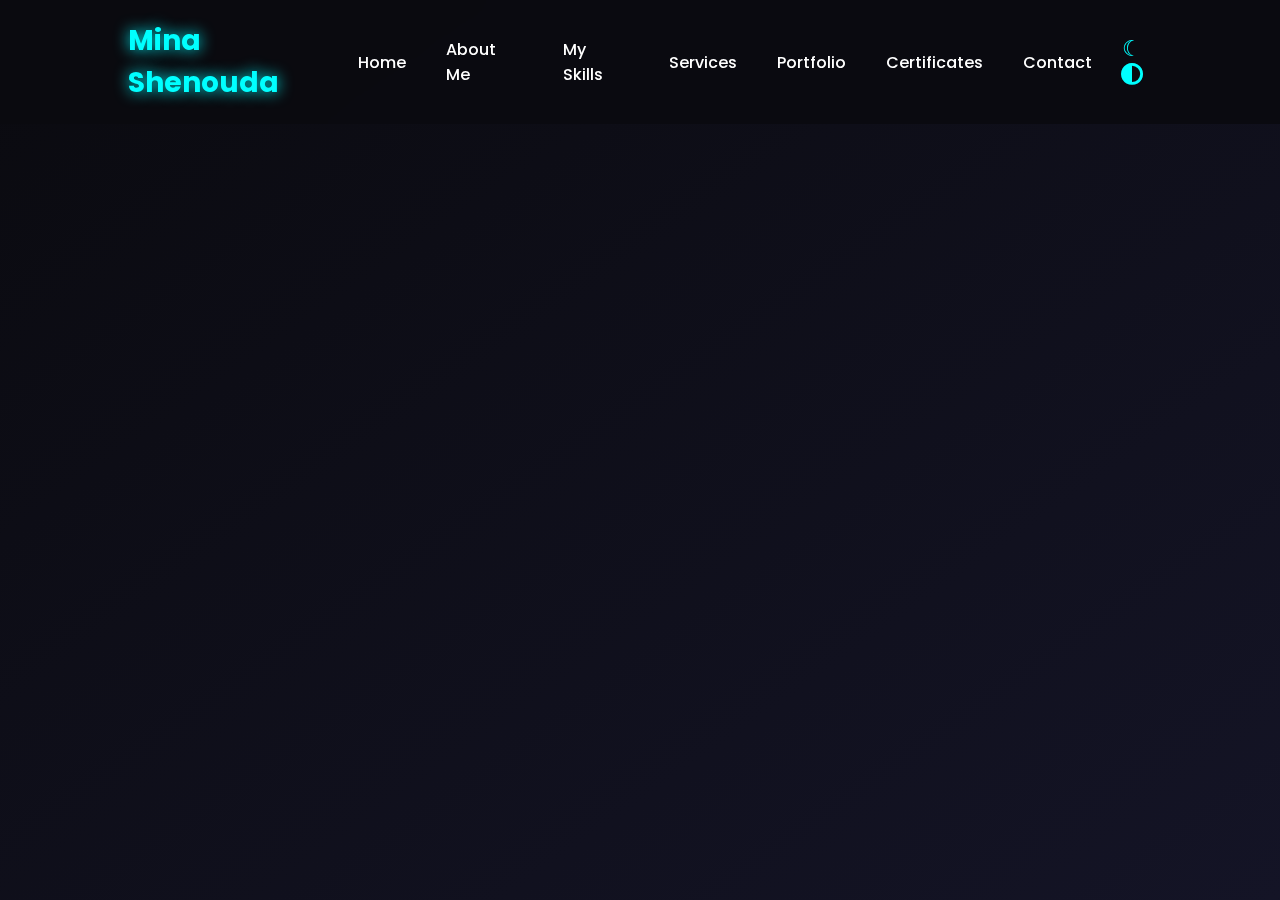
<file: index.html>
<!DOCTYPE html>
<html lang="en">
<head>
  <meta charset="UTF-8" />
  <meta name="viewport" content="width=device-width, initial-scale=1.0" />
  <title>Mina Shenouda</title>
  <link href="https://fonts.googleapis.com/css2?family=Poppins:wght@300;400;600;700;900&display=swap" rel="stylesheet"/>
  <!-- AOS CSS -->
  <link href="https://unpkg.com/aos@2.3.1/dist/aos.css" rel="stylesheet"/>
  <link rel="stylesheet" href="00.css" />
  <link rel="stylesheet" href="https://cdnjs.cloudflare.com/ajax/libs/font-awesome/6.5.0/css/all.min.css"/>

    

</head>
<body>
  <!-- HEADER -->
  <!-- HEADER -->
  <header>
    <div class="logo">Mina Shenouda</div>
    
    <!-- قائمة الكمبيوتر -->
    <nav class="desk-nav">
      <a href="index.html">Home</a>
      <a href="about me.html">About Me</a>
      <a href="my skiils.html">My Skills</a>
      <a href="sevices.html">Services</a>
      <a href="portofolio.html">Portfolio</a>
      <a href="certificates.html">Certificates</a>
      <a href="contact.html">Contact</a>
    </nav>

    <!-- زر القائمة (موبايل) -->
    <button class="menu-toggle">
      <span></span>
      <span></span>
      <span></span>
    </button>

    <!-- زر الثيم -->
     <button class="theme-toggle desk-only"><i class="fas fa-adjust"></i></button>
  </header>

  <!-- قائمة الموبايل -->
  <nav class="mobile-nav">
    <button class="theme-toggle  top"><i class="fas fa-adjust"></i></button>
    <a href="index.html">Home</a>
    <a href="about me.html">About Me</a>
    <a href="my skiils.html">My Skills</a>
    <a href="sevices.html">Services</a>
    <a href="portofolio.html">Portfolio</a>
    <a href="certificates.html">Certificates</a>
    <a href="contact.html">Contact</a>
  </nav>
  <div class="overlay"></div>

  <!-- HERO -->
  <section class="hero" id="home">
    <div class="hero-text">
      <h1>Hi, I'm <span>Mina Shenouda</span></h1>
      <h3>And I'm a <span id="typed"></span></h3>
      <p>A passionate Web Developer creating modern & responsive designs.</p>
      <a href="contact.html" class="btn">Contact Me</a>
      <a href="#" class="btn btn-outline">Download CV</a>
    </div>
  
    <div class="hero-img">
      <img src="WhatsApp Image 2025-09-20 at 16.10.58_4d463ed2.jpg" alt="Profile"/>
    </div>
  </section>

  <!-- AOS JS -->
  <script src="https://unpkg.com/aos@2.3.1/dist/aos.js"></script>
  <script>
    document.addEventListener("DOMContentLoaded", () => {
      // ===== Typed Effect =====
      const phrases = [
        "build responsive websites.",
        "design intuitive interfaces.",
        "turn ideas into products.",
      ];
      const typedEl = document.getElementById("typed");
      let phraseIndex = 0, charIndex = 0, deleting = false;

      function typeEffect() {
        if (!typedEl) return;
        const current = phrases[phraseIndex];
        if (!deleting) {
          typedEl.textContent = current.slice(0, ++charIndex);
          if (charIndex === current.length) {
            deleting = true;
            setTimeout(typeEffect, 1200);
            return;
          }
        } else {
          typedEl.textContent = current.slice(0, --charIndex);
          if (charIndex === 0) {
            deleting = false;
            phraseIndex = (phraseIndex + 1) % phrases.length;
          }
        }
        setTimeout(typeEffect, deleting ? 60 : 90);
      }
      typeEffect();

      // ===== AOS Initialization =====
      AOS.init({ duration: 1000, once: true });

      // ===== القائمة (موبايل) =====
    

      // ===== زر تغيير الثيم =====
      const themeBtn = document.querySelector(".theme-toggle");
      themeBtn.addEventListener("click", () => {
        document.body.classList.toggle("light");
      });
    });
  </script>
  <script src="333.js"></script>
</body>
</html>
</file>
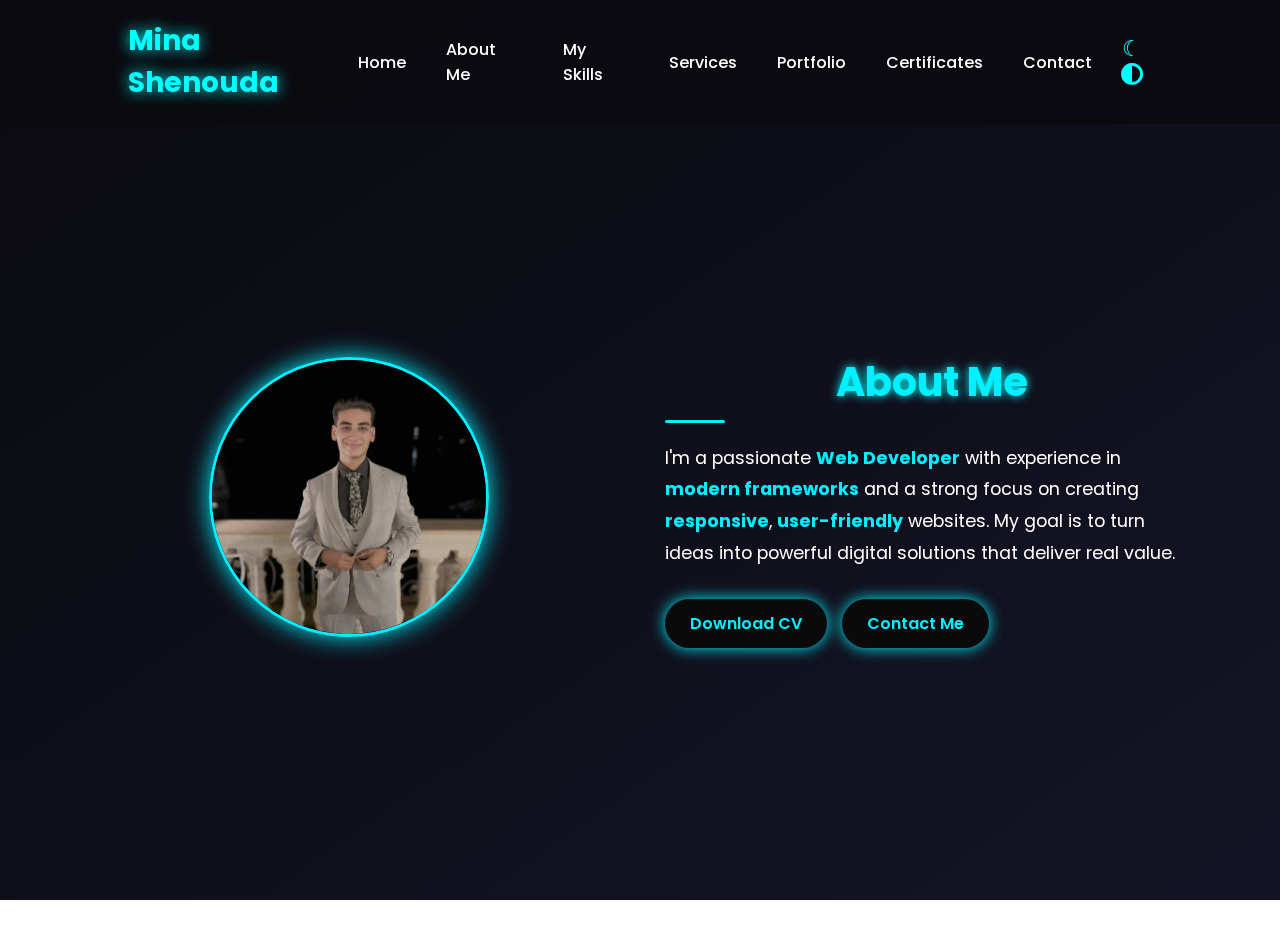
<file: about me.html>
<!DOCTYPE html>
<html lang="en">
<head>
  <meta charset="UTF-8" />
  <meta name="viewport" content="width=device-width, initial-scale=1.0" />
  <title>About Me</title>

  <!-- Google Fonts -->
  <link href="https://fonts.googleapis.com/css2?family=Poppins:wght@300;400;600;700;900&display=swap" rel="stylesheet" />

  <!-- AOS CSS -->
  <link href="https://unpkg.com/aos@2.3.1/dist/aos.css" rel="stylesheet" />

  <!-- FontAwesome -->
  <link rel="stylesheet" href="https://cdnjs.cloudflare.com/ajax/libs/font-awesome/6.5.0/css/all.min.css" />

  <!-- External CSS -->
  <link rel="stylesheet" href="00.css" />

  <style>
    html, body {
      margin : 0;
      padding: 0;
      height: 100%;
      overflow-x: hidden;
    }

    body {
 
      background: #0a0a0a;
      
      font-family: "Poppins", sans-serif;
      margin-bottom: 0 !important;
      padding-bottom: 0 !important;
    }

    .container {
      width: 90%;
      max-width: 1200px;
      margin: auto;
    }

    /* ===== About Section ===== */
    .about-modern {
     
      min-height: 100vh;         /* ملء الشاشة */
      display: flex;
      align-items: center;       /* وسطي رأسي */
      justify-content: center;   /* وسطي أفقي */
      padding: 100px 20px;
      margin-top: 50px;
      margin-bottom: 0;
               /* padding يمين وشمال فقط */
    }

    .about-modern .about-container {
      display: flex;
      flex-wrap: wrap;
      gap: 50px;
      align-items: center;
      justify-content: center;
    }

    /* ===== Image ===== */
    .about-modern .about-img {
      flex: 1;
      text-align: center;
    }
    .about-modern .about-img img {
      width: 280px;
      height: 280px;
      object-fit: cover;
      border-radius: 50%;
      border: 3px solid #00f0ff;
      box-shadow: 0 0 25px #00f0ff;
      transition: 0.3s;
    }
    .about-modern .about-img img:hover {
      transform: scale(1.05);
      box-shadow: 0 0 40px #00f0ff;
    }

    /* ===== Text ===== */
    .about-modern .about-text {
      flex: 1;
      max-width: 600px;
    }
    .about-modern .about-text h2 {
      font-size: 2.5rem;
      color: #00f0ff;
      margin-bottom: 20px;
      position: relative;
    }
    .about-modern .about-text h2::after {
      content: '';
      display: block;
      width: 60px;
      height: 3px;
      background: #00f0ff;
      margin-top: 8px;
      border-radius: 2px;
    }
    .about-modern .about-text p {
      font-size: 1.1rem;
   
      margin-bottom: 30px;
      line-height: 1.8;
    }
    .about-modern .about-text span {
      color: #00f0ff;
      font-weight: bold;
    }

    /* ===== Buttons ===== */
    .about-buttons {
      display: flex;
      gap: 15px;
    }
    .about-buttons a {
      text-decoration: none;
      color: #00f0ff;
      background: #0a0a0a;
      padding: 12px 25px;
      border-radius: 30px;
      font-weight: 600;
      transition: 0.3s;
      box-shadow: 0 0 15px #00f0ff;
    }
    .about-buttons a:hover {
      background: #00f0ff;
      color: #0a0a0a;
    }
  </style>
</head>
<body>

  <!-- HEADER -->
  <header>
    <div class="logo">Mina Shenouda</div>
    
    <!-- قائمة الكمبيوتر -->
    <nav class="desk-nav">
      <a href="index.html">Home</a>
      <a href="about me.html">About Me</a>
      <a href="my skiils.html">My Skills</a>
      <a href="sevices.html">Services</a>
      <a href="portofolio.html">Portfolio</a>
      <a href="certificates.html">Certificates</a>
      <a href="contact.html">Contact</a>
    </nav>

    <!-- زر القائمة (موبايل) -->
    <button class="menu-toggle">
      <span></span>
      <span></span>
      <span></span>
    </button>

    <!-- زر الثيم -->
     <button class="theme-toggle desk-only"><i class="fas fa-adjust"></i></button>
  </header>

  <!-- قائمة الموبايل -->
  <nav class="mobile-nav">
    <button class="theme-toggle  top"><i class="fas fa-adjust"></i></button>
    <a href="index.html">Home</a>
    <a href="about me.html">About Me</a>
    <a href="my skiils.html">My Skills</a>
    <a href="sevices.html">Services</a>
    <a href="portofolio.html">Portfolio</a>
    <a href="certificates.html">Certificates</a>
    <a href="contact.html">Contact</a>
  </nav>
  <div class="overlay"></div>

  <!-- ===== About Me Section ===== -->
  <section class="about-modern">
    <div class="container about-container">
      
      <!-- Image -->
      <div class="about-img" data-aos="fade-right">
        <img src=" WhatsApp Image 2025-08-23 at 21.10.50_421efc52.jpg" alt="Profile Picture">
      </div>
      
      <!-- Text -->
      <div class="about-text" data-aos="fade-left">
        <h2>About Me</h2>
        <p>
          I'm a passionate <span>Web Developer</span> with experience in 
          <span>modern frameworks</span> and a strong focus on creating 
          <span>responsive</span>, <span>user-friendly</span> websites.  
          My goal is to turn ideas into powerful digital solutions that 
          deliver real value.
        </p>

        <!-- Buttons -->
        <div class="about-buttons">
          <a href="your-cv.pdf" download>Download CV</a>
          <a href="contact.html">Contact Me</a>
        </div>
      </div>
    </div>
  </section>

  <!-- AOS Animation Script -->
  <script src="https://unpkg.com/aos@2.3.1/dist/aos.js"></script>
  <script>
    // ===== Menu Toggle =====
    const toggleBtn = document.querySelector(".menu-toggle");
    const navMenu = document.querySelector("nav");
    toggleBtn?.addEventListener("click", () => {
      navMenu.classList.toggle("active");
    });

    // AOS Init
    AOS.init({
      duration: 1000,
      once: true
    });
  </script>

  <!-- External JS -->
  <script src="333.js"></script>
</body>
</html>
</file>
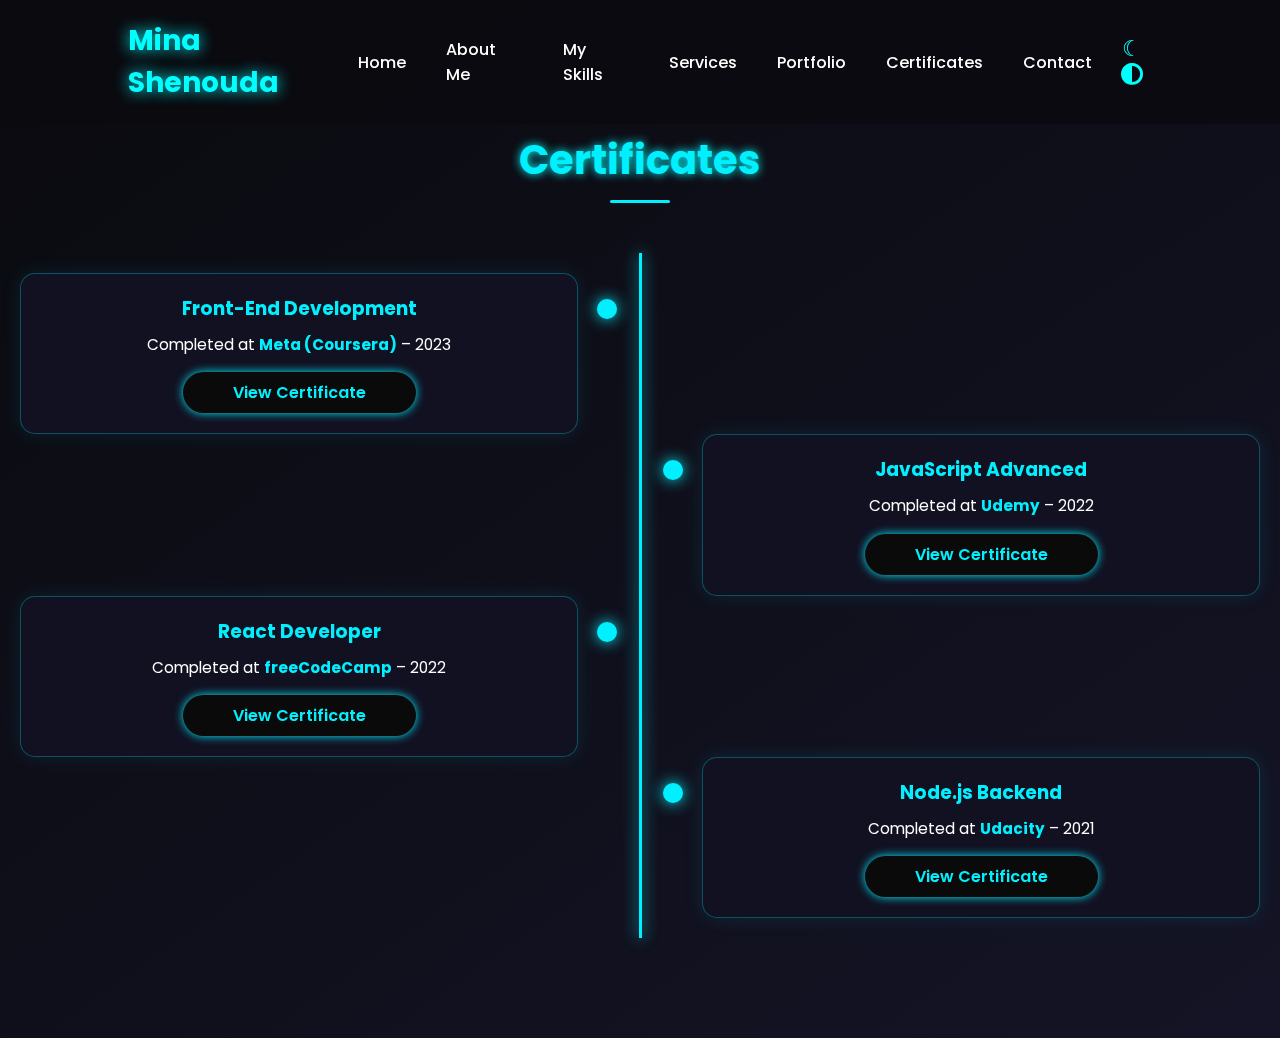
<file: certificates.html>
<!DOCTYPE html>
<html lang="en">
<head>
  <meta charset="UTF-8" />
  <meta name="viewport" content="width=device-width, initial-scale=1.0" />
  <title>Certificates Timeline</title>

 <link
      href="https://fonts.googleapis.com/css2?family=Poppins:wght@300;400;600;700;900&display=swap"
      rel="stylesheet"
    />
    <!-- AOS CSS -->
    <link href="https://unpkg.com/aos@2.3.1/dist/aos.css" rel="stylesheet" />
    <link rel="stylesheet" href="00.css" />
    <link
      rel="stylesheet"
      href="https://cdnjs.cloudflare.com/ajax/libs/font-awesome/6.5.0/css/all.min.css"
    />

 
</head>
<body>
   <!-- HEADER -->
  <header>
    <div class="logo">Mina Shenouda</div>
    
    <!-- قائمة الكمبيوتر -->
    <nav class="desk-nav">
      <a href="index.html">Home</a>
      <a href="about me.html">About Me</a>
      <a href="my skiils.html">My Skills</a>
      <a href="sevices.html">Services</a>
      <a href="portofolio.html">Portfolio</a>
      <a href="certificates.html">Certificates</a>
      <a href="contact.html">Contact</a>
    </nav>

    <!-- زر القائمة (موبايل) -->
    <button class="menu-toggle">
      <span></span>
      <span></span>
      <span></span>
    </button>

    <!-- زر الثيم -->
     <button class="theme-toggle desk-only"><i class="fas fa-adjust"></i></button>
  </header>

  <!-- قائمة الموبايل -->
  <nav class="mobile-nav">
    <button class="theme-toggle  top"><i class="fas fa-adjust"></i></button>
    <a href="index.html">Home</a>
    <a href="about me.html">About Me</a>
    <a href="my skiils.html">My Skills</a>
    <a href="sevices.html">Services</a>
    <a href="portofolio.html">Portfolio</a>
    <a href="certificates.html">Certificates</a>
    <a href="contact.html">Contact</a>
  </nav>
  <div class="overlay"></div>

  <!-- ===== Certificates Section ===== -->
  <section class="certificates">
    <div class="container">
      <h2 style="padding-top: 30px ;">Certificates</h2>
      <div class="timeline">

        <!-- Certificate 1 -->
        <div class="timeline-item left" data-aos="fade-right">
          <h3>Front-End Development</h3>
          <p>Completed at <span>Meta (Coursera)</span> – 2023</p>
          <a href="E:\portofile-milte-page\Course_Certificate_En (5)  CSS & HTML _page-0001.pdf" target="_blank">View Certificate</a>
        </div>

        <!-- Certificate 2 -->
        <div class="timeline-item right" data-aos="fade-left">
          <h3>JavaScript Advanced</h3>
          <p>Completed at <span>Udemy</span> – 2022</p>
          <a href="#" target="_blank">View Certificate</a>
        </div>

        <!-- Certificate 3 -->
        <div class="timeline-item left" data-aos="fade-right">
          <h3>React Developer</h3>
          <p>Completed at <span>freeCodeCamp</span> – 2022</p>
          <a href="#" target="_blank">View Certificate</a>
        </div>

        <!-- Certificate 4 -->
        <div class="timeline-item right" data-aos="fade-left">
          <h3>Node.js Backend</h3>
          <p>Completed at <span>Udacity</span> – 2021</p>
          <a href="#" target="_blank">View Certificate</a>
        </div>

      </div>
    </div>
  </section>

  <!-- AOS Animation in certificate Script -->
  <script src="https://unpkg.com/aos@2.3.1/dist/aos.js"></script>
  <script>
       // ===== Menu Toggle =====
        const toggleBtn = document.querySelector(".menu-toggle");
        const navMenu = document.querySelector("nav");
        toggleBtn?.addEventListener("click", () => {
          navMenu.classList.toggle("active");
        });
    AOS.init({
      duration: 1000,
      once: true
    });
  </script>
  <script src="333.js"></script>
</body>
</html>
</file>
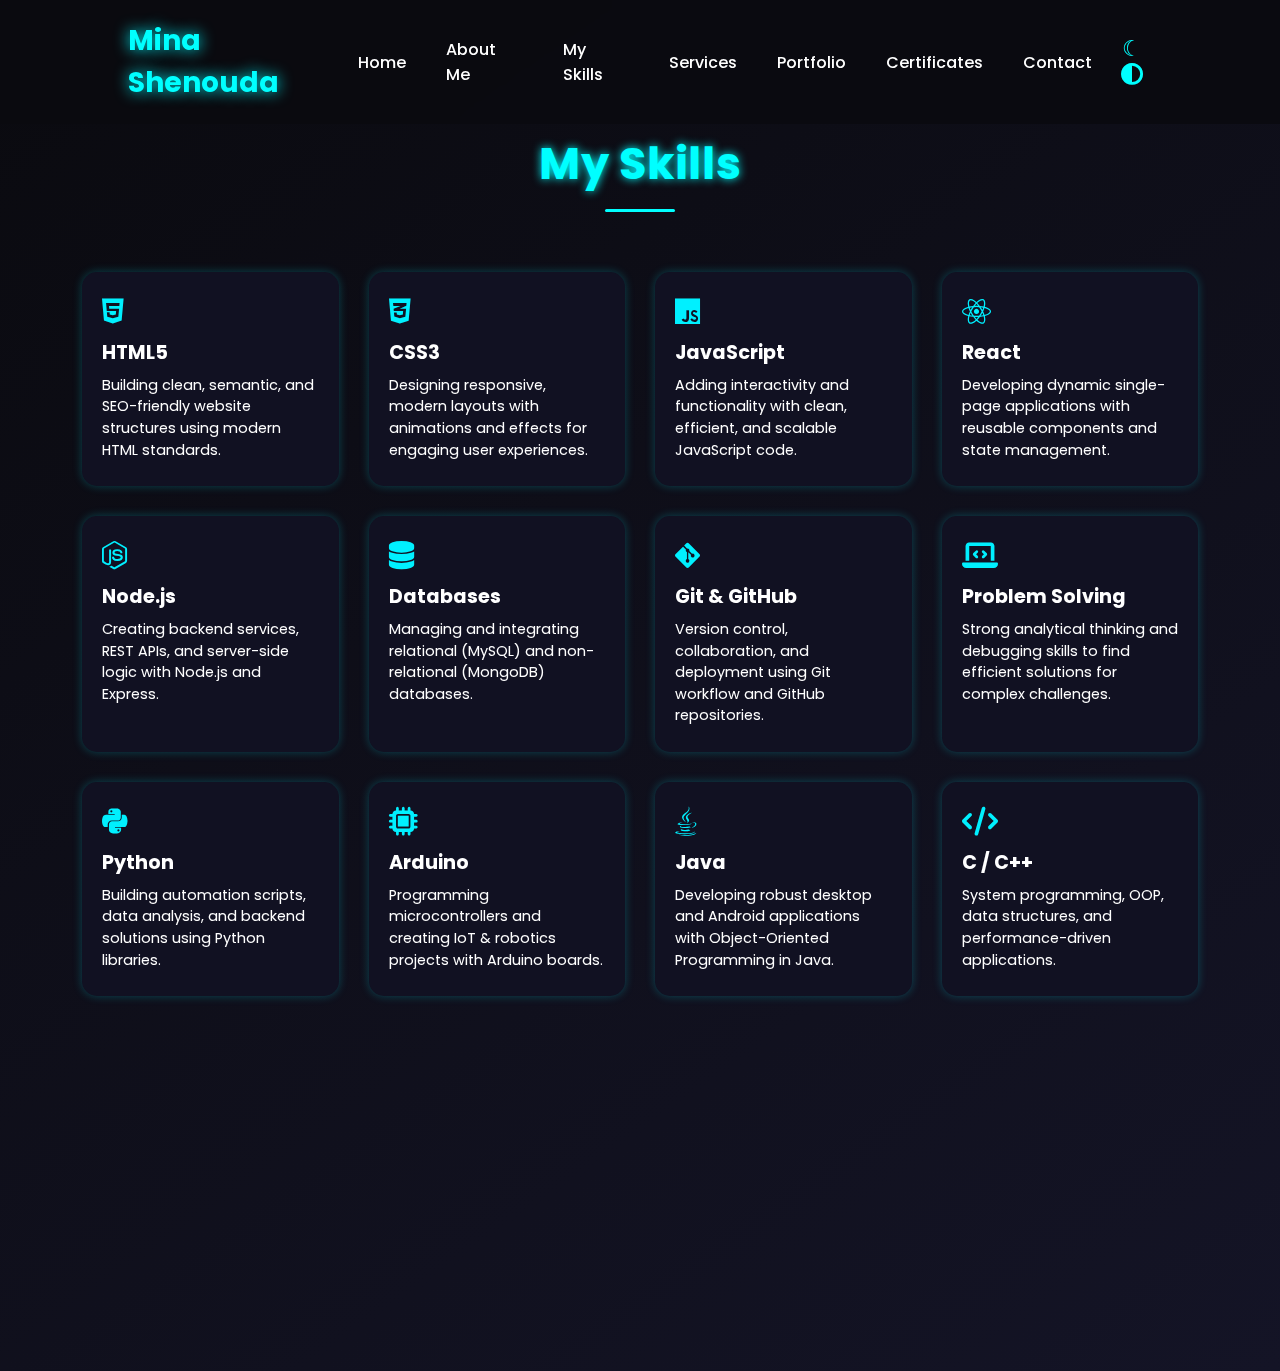
<file: my skiils.html>
<!DOCTYPE html>
<html lang="en">
<head>
  <meta charset="UTF-8" />
  <meta name="viewport" content="width=device-width, initial-scale=1.0" />
  <title>My Skills</title>
 <link
      href="https://fonts.googleapis.com/css2?family=Poppins:wght@300;400;600;700;900&display=swap"
      rel="stylesheet"
    />
    <!-- AOS CSS -->
    <link href="https://unpkg.com/aos@2.3.1/dist/aos.css" rel="stylesheet" />
    <link rel="stylesheet" href="00.css" />
    <link
      rel="stylesheet"
      href="https://cdnjs.cloudflare.com/ajax/libs/font-awesome/6.5.0/css/all.min.css"
    />

  <style>
  

    .container {
      width: 90%;
      max-width: 1200px;
      margin: auto;
    }

    /* ===== Skills Section ===== */
    .skills {
      padding: 130px 20px;
      text-align: center;
    }
    .skills h2 {
      font-size: 2.8rem;
     
      margin-bottom: 60px;
      position: relative;
      display: inline-block;
    }
    .skills h2::after {
      content: '';
      display: block;
      width: 70px;
      height: 3px;
      background:var(--accent); /* لون ديناميكي */
      margin: 12px auto 0;
      border-radius: 2px;
    }
    .skills-grid {
      display: grid;
      grid-template-columns: repeat(auto-fit, minmax(250px, 1fr));
      gap: 30px;
    }
   
    
    .skill-card {
      background:   var(--panel); /* يتغير حسب الثيم */
      border-radius: 15px;
      padding: 25px 20px; /* 🔹 صغرنا الكارد */
      transition: 0.3s;
      box-shadow: 0 0 10px rgba(0,240,255,0.25);
      text-align: left;
    }
    .skill-card:hover {
      transform: translateY(-8px) scale(1.03);
      box-shadow: 0 0 20px #00f0ff;
    }
    .skill-card i {
      font-size: 1.8rem;
      color: #00f0ff;
      margin-bottom: 12px;
    }
    .skill-card h3 {
      font-size: 1.2rem;
      
      margin-bottom: 8px;
    }
    .skill-card p {
      font-size: 0.9rem;
     
      line-height: 1.5;
      margin: 0;
    }
  </style>
</head>
<body>
  <!-- HEADER -->
  <header>
    <div class="logo">Mina Shenouda</div>
    
    <!-- قائمة الكمبيوتر -->
    <nav class="desk-nav">
      <a href="index.html">Home</a>
      <a href="about me.html">About Me</a>
      <a href="my skiils.html">My Skills</a>
      <a href="sevices.html">Services</a>
      <a href="portofolio.html">Portfolio</a>
      <a href="certificates.html">Certificates</a>
      <a href="contact.html">Contact</a>
    </nav>

    <!-- زر القائمة (موبايل) -->
    <button class="menu-toggle">
      <span></span>
      <span></span>
      <span></span>
    </button>

    <!-- زر الثيم -->
     <button class="theme-toggle desk-only"><i class="fas fa-adjust"></i></button>
  </header>

  <!-- قائمة الموبايل -->
  <nav class="mobile-nav">
    <button class="theme-toggle  top"><i class="fas fa-adjust"></i></button>
    <a href="index.html">Home</a>
    <a href="about me.html">About Me</a>
    <a href="my skiils.html">My Skills</a>
    <a href="sevices.html">Services</a>
    <a href="portofolio.html">Portfolio</a>
    <a href="certificates.html">Certificates</a>
    <a href="contact.html">Contact</a>
  </nav>
  <div class="overlay"></div>

  <!-- ===== My Skills Section ===== -->
  <section class="skills">
    <div class="container">
      <h2>My Skills</h2>
      <div class="skills-grid">
        
        <div class="skill-card" data-aos="fade-up">
          <i class="fab fa-html5"></i>
          <h3>HTML5</h3>
          <p>Building clean, semantic, and SEO-friendly website structures using modern HTML standards.</p>
        </div>

        <div class="skill-card" data-aos="fade-up" data-aos-delay="100">
          <i class="fab fa-css3-alt"></i>
          <h3>CSS3</h3>
          <p>Designing responsive, modern layouts with animations and effects for engaging user experiences.</p>
        </div>

        <div class="skill-card" data-aos="fade-up" data-aos-delay="200">
          <i class="fab fa-js"></i>
          <h3>JavaScript</h3>
          <p>Adding interactivity and functionality with clean, efficient, and scalable JavaScript code.</p>
        </div>

        <div class="skill-card" data-aos="fade-up" data-aos-delay="300">
          <i class="fab fa-react"></i>
          <h3>React</h3>
          <p>Developing dynamic single-page applications with reusable components and state management.</p>
        </div>

        <div class="skill-card" data-aos="fade-up" data-aos-delay="400">
          <i class="fab fa-node-js"></i>
          <h3>Node.js</h3>
          <p>Creating backend services, REST APIs, and server-side logic with Node.js and Express.</p>
        </div>

        <div class="skill-card" data-aos="fade-up" data-aos-delay="500">
          <i class="fas fa-database"></i>
          <h3>Databases</h3>
          <p>Managing and integrating relational (MySQL) and non-relational (MongoDB) databases.</p>
        </div>

        <div class="skill-card" data-aos="fade-up" data-aos-delay="600">
          <i class="fab fa-git-alt"></i>
          <h3>Git & GitHub</h3>
          <p>Version control, collaboration, and deployment using Git workflow and GitHub repositories.</p>
        </div>

        <div class="skill-card" data-aos="fade-up" data-aos-delay="700">
          <i class="fas fa-laptop-code"></i>
          <h3>Problem Solving</h3>
          <p>Strong analytical thinking and debugging skills to find efficient solutions for complex challenges.</p>
        </div>

        <!-- ✅ New Skills -->
        <div class="skill-card" data-aos="fade-up" data-aos-delay="800">
          <i class="fab fa-python"></i>
          <h3>Python</h3>
          <p>Building automation scripts, data analysis, and backend solutions using Python libraries.</p>
        </div>

        <div class="skill-card" data-aos="fade-up" data-aos-delay="900">
          <i class="fas fa-microchip"></i>
          <h3>Arduino</h3>
          <p>Programming microcontrollers and creating IoT & robotics projects with Arduino boards.</p>
        </div>

        <div class="skill-card" data-aos="fade-up" data-aos-delay="1000">
          <i class="fab fa-java"></i>
          <h3>Java</h3>
          <p>Developing robust desktop and Android applications with Object-Oriented Programming in Java.</p>
        </div>

        <!-- 🔹 دمج C و C++ -->
        <div class="skill-card" data-aos="fade-up" data-aos-delay="1100">
          <i class="fas fa-code"></i>
          <h3>C / C++</h3>
          <p>System programming, OOP, data structures, and performance-driven applications.</p>
        </div>

        <div class="skill-card" data-aos="fade-up" data-aos-delay="1200">
          <i class="fab fa-php"></i>
          <h3>PHP</h3>
          <p>Developing dynamic websites and server-side applications using PHP and frameworks like Laravel.</p>
        </div>

        <div class="skill-card" data-aos="fade-up" data-aos-delay="1300">
          <i class="fas fa-mobile-alt"></i>
          <h3>Kotlin</h3>
          <p>Building modern, efficient Android applications with Kotlin for seamless mobile experiences.</p>
        </div>

        <div class="skill-card" data-aos="fade-up" data-aos-delay="1400">
          <i class="fas fa-hashtag"></i>
          <h3>C#</h3>
          <p>Developing desktop, web, and game applications with .NET and Unity using C# programming.</p>
        </div>

        <!-- 🔹 Digital Marketing -->
        <div class="skill-card" data-aos="fade-up" data-aos-delay="1500">
          <i class="fas fa-bullhorn"></i>
          <h3>Digital Marketing</h3>
          <p>Managing social media campaigns, SEO, and online ads to boost brand visibility and engagement.</p>
        </div>

      </div>
    </div>
  </section>

    <!-- استدعاء مكتبة AOS CSS -->
    <link rel="stylesheet" href="https://unpkg.com/aos@2.3.1/dist/aos.css" />

    <!-- استدعاء مكتبة AOS JS -->
    <script src="https://unpkg.com/aos@2.3.1/dist/aos.js"></script>

    <script>
      document.addEventListener("DOMContentLoaded", () => {
        // ===== Menu Toggle =====
        const toggleBtn = document.querySelector(".menu-toggle");
        const navMenu = document.querySelector("nav");
        toggleBtn?.addEventListener("click", () => {
          navMenu.classList.toggle("active");
        });

        

        // ===== Typed Effect =====
        const phrases = [
          "build responsive websites.",
          "design intuitive interfaces.",
          "turn ideas into products.",
        ];
        const typedEl = document.getElementById("typed");
        let phraseIndex = 0,
          charIndex = 0,
          deleting = false;

        function typeEffect() {
          if (!typedEl) return;
          const current = phrases[phraseIndex];
          if (!deleting) {
            typedEl.textContent = current.slice(0, ++charIndex);
            if (charIndex === current.length) {
              deleting = true;
              setTimeout(typeEffect, 1200);
              return;
            }
          } else {
            typedEl.textContent = current.slice(0, --charIndex);
            if (charIndex === 0) {
              deleting = false;
              phraseIndex = (phraseIndex + 1) % phrases.length;
            }
          }
          setTimeout(typeEffect, deleting ? 60 : 90);
        }
        typeEffect(); // يبدأ التأثير مباشرة بعد DOMContentLoaded

        // ===== Scroll Animations =====
        const scrollElements = document.querySelectorAll(
          ".card, .cardP, .hero-text, .hero-img"
        );
        const observer = new IntersectionObserver(
          (entries, observer) => {
            entries.forEach((entry) => {
              if (entry.isIntersecting) {
                entry.target.classList.add("show");
                observer.unobserve(entry.target);
              }
            });
          },
          { threshold: 0.1 }
        );
        scrollElements.forEach((el) => observer.observe(el));

        // ===== AOS Initialization =====
        AOS.init({
          duration: 1000,
          once: true,
        });
      });
    </script>
  <script src="333.js"></script>
</body>
</html>
</file>
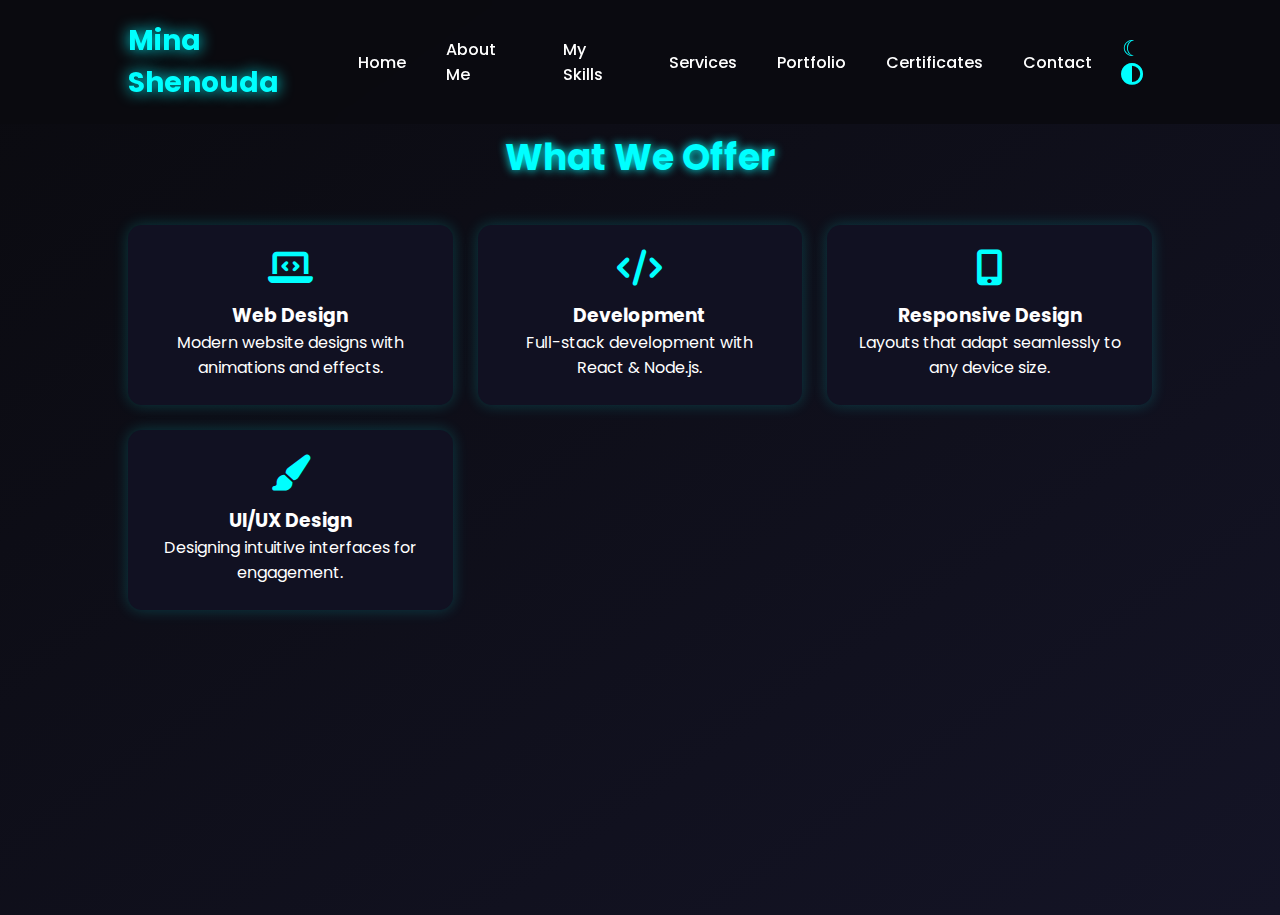
<file: sevices.html>
<!DOCTYPE html>
<html lang="en">
<head>
  <meta charset="UTF-8">
  <meta name="viewport" content="width=device-width, initial-scale=1.0">
  <title>Document</title>
  <link
    href="https://fonts.googleapis.com/css2?family=Poppins:wght@300;400;600;700;900&display=swap"
    rel="stylesheet"
  />
  <!-- AOS CSS -->
  <link href="https://unpkg.com/aos@2.3.1/dist/aos.css" rel="stylesheet" />
  <link rel="stylesheet" href="00.css" />
  <link
    rel="stylesheet"
    href="https://cdnjs.cloudflare.com/ajax/libs/font-awesome/6.5.0/css/all.min.css"
  />
  
  

  <style>
    /* ===== Animation Keyframes ===== */
    @keyframes zoomFade {
      from {
        opacity: 0;
        transform: scale(0.5) translateY(40px);
      }
      to {
        opacity: 1;
        transform: scale(1) translateY(0);
      }
    }

    /* ===== Initial State ===== */
   

    /* ===== Appear Animation ===== */
    .card.show {
      animation: zoomFade 0.8s ease forwards;
    }

    

  </style>
</head>
<body>
  <!-- HEADER -->
  <header>
    <div class="logo">Mina Shenouda</div>
    
    <!-- قائمة الكمبيوتر -->
    <nav class="desk-nav">
      <a href="index.html">Home</a>
      <a href="about me.html">About Me</a>
      <a href="my skiils.html">My Skills</a>
      <a href="sevices.html">Services</a>
      <a href="portofolio.html">Portfolio</a>
      <a href="certificates.html">Certificates</a>
      <a href="contact.html">Contact</a>
    </nav>

    <!-- زر القائمة (موبايل) -->
    <button class="menu-toggle">
      <span></span>
      <span></span>
      <span></span>
    </button>

    <!-- زر الثيم -->
     <button class="theme-toggle desk-only"><i class="fas fa-adjust"></i></button>
  </header>

  <!-- قائمة الموبايل -->
  <nav class="mobile-nav">
    <button class="theme-toggle  top"><i class="fas fa-adjust"></i></button>
    <a href="index.html">Home</a>
    <a href="about me.html">About Me</a>
    <a href="my skiils.html">My Skills</a>
    <a href="sevices.html">Services</a>
    <a href="portofolio.html">Portfolio</a>
    <a href="certificates.html">Certificates</a>
    <a href="contact.html">Contact</a>
  </nav>
  <div class="overlay"></div>

  <!-- SERVICES -->
  <section id="services">
    <h2 style="padding-top: 30px;">What We Offer</h2>
    <div class="services">
      <div class="card">
        <i class="fas fa-laptop-code"></i>
        <h3>Web Design</h3>
        <p>Modern website designs with animations and effects.</p>
      </div>
      <div class="card">
        <i class="fas fa-code"></i>
        <h3>Development</h3>
        <p>Full-stack development with React & Node.js.</p>
      </div>
      <div class="card">
        <i class="fas fa-mobile-alt"></i>
        <h3>Responsive Design</h3>
        <p>Layouts that adapt seamlessly to any device size.</p>
      </div>
      <div class="card">
        <i class="fas fa-paint-brush"></i>
        <h3>UI/UX Design</h3>
        <p>Designing intuitive interfaces for engagement.</p>
      </div>
      <div class="card">
        <i class="fas fa-bullhorn"></i>
        <h3>Digital Marketing</h3>
        <p>Promoting your brand online through SEO and social media.</p>
      </div>
      <div class="card">
        <i class="fas fa-headset"></i>
        <h3>Support</h3>
        <p>24/7 support to keep your website running smoothly.</p>
      </div>
      <div class="card">
        <i class="fas fa-mobile-screen-button"></i>
        <h3>Mobile App Development</h3>
        <p>Creating mobile apps for iOS and Android.</p>
      </div>
      <div class="card">
        <i class="fas fa-microchip"></i>
        <h3>IoT Solutions</h3>
        <p>Smart devices and IoT technology integration.</p>
      </div>
    </div>
  </section>

  <!-- AOS -->
  <script src="https://unpkg.com/aos@2.3.1/dist/aos.js"></script>

  <script>
    document.addEventListener("DOMContentLoaded", () => {
      // ===== Menu Toggle =====
      const toggleBtn = document.querySelector(".menu-toggle");
      const navMenu = document.querySelector("nav");
      toggleBtn?.addEventListener("click", () => {
        navMenu.classList.toggle("active");
      });

      // ===== Typed Effect =====
      const phrases = [
        "build responsive websites.",
        "design intuitive interfaces.",
        "turn ideas into products.",
      ];
      const typedEl = document.getElementById("typed");
      let phraseIndex = 0,
        charIndex = 0,
        deleting = false;

      function typeEffect() {
        if (!typedEl) return;
        const current = phrases[phraseIndex];
        if (!deleting) {
          typedEl.textContent = current.slice(0, ++charIndex);
          if (charIndex === current.length) {
            deleting = true;
            setTimeout(typeEffect, 1200);
            return;
          }
        } else {
          typedEl.textContent = current.slice(0, --charIndex);
          if (charIndex === 0) {
            deleting = false;
            phraseIndex = (phraseIndex + 1) % phrases.length;
          }
        }
        setTimeout(typeEffect, deleting ? 60 : 90);
      }
      typeEffect();

      // ===== Scroll Animations =====
      const cards = document.querySelectorAll(".card");
      const observer = new IntersectionObserver(
        (entries, observer) => {
          entries.forEach((entry, i) => {
            if (entry.isIntersecting) {
              setTimeout(() => {
                entry.target.classList.add("show");
              }, i * 200); // Delay لكل كارت
              observer.unobserve(entry.target);
            }
          });
        },
        { threshold: 0.1 }
      );
      cards.forEach((el) => observer.observe(el));

      // ===== AOS Initialization =====
      AOS.init({
        duration: 1000,
        once: true,
      });
    });
  </script>

  <script src="333.js"></script>
</body>
</html>
</file>
<file: 00.css>
:root {
  --bg-start: #0a0a0f;
  --bg-end: #141426;
  --panel: #111122;
  --accent: #0ff;   /* أخضر نيون ثابت */
  --muted: #9aa0a6;
  --text: #fff;
}

/* الوضع الداكن */
[data-theme="dark"] {
  --bg-start: #0a0a0f;
  --bg-end: #141426;
  --panel: #111122;
  --text: #fff;
  --accent: #0ff;
}

/* الوضع الفاتح */
[data-theme="light"] {
  --bg-start: #f9f9ff;
  --bg-end: #e0e0ff;
  --panel: #fff;
  --text: #000000 !important; /* النص غامق عشان يبان */
  --accent: #0ff;
}

/* ===== Global ===== */
* {
  margin: 0;
  padding: 0;
  box-sizing: border-box;
}


body {
  font-family: "Poppins", sans-serif;
  background: linear-gradient(145deg, var(--bg-start), var(--bg-end));
  color: var(--text);
  overflow-x: hidden;
  scroll-behavior: smooth;
  transition: background 0.5s ease, color 0.5s ease;
}

/* ===== HEADER ===== */
header {
  width: 100%;
  padding: 20px 10%;
  display: flex;
  justify-content: space-between;
  align-items: center;
  position: fixed;
  top: 0;
  left: 0;
  background: rgba(10, 10, 15, 0.9);
  backdrop-filter: blur(10px);
  z-index: 1000;
  animation: slideDown 1s ease forwards;
}

/* حركة نزول الهيدر */
@keyframes slideDown {
  from { transform: translateY(-20px); opacity: 0; }
  to { transform: translateY(0); opacity: 1; }
}

.logo {
  font-size: 28px;
  font-weight: 700;
  color: var(--accent);
  text-shadow: 0 0 15px var(--accent);
}

nav {
  display: flex;
  gap: 40px !important;
  align-items: center;
}

nav a {
  text-decoration: none;
  color: var(--text) !important;
  font-weight: 500;
  position: relative;
  transition: 0.3s;
}

nav a::after {
  content: "";
  position: absolute;
  left: 0;
  bottom: -6px;
  width: 0%;
  height: 2px;
  background: var(--accent);
  box-shadow: 0 0 8px var(--accent);
  transition: 0.3s;
}

nav a:hover::after {
  width: 100%;
}

nav a:hover {
  color: var(--accent);
}



/* زر تغيير الثيم */
.theme-toggle {
  font-size: 22px;
  margin-left: 20px;
  color: var(--accent);
  cursor: pointer;
  background: none;
  border: none;
  width: 40px;
}



/* ===== HERO ===== */
.hero {
  min-height: 100vh;
  display: flex;
  align-items: center;
  justify-content: space-between;
  padding: 0 10%;
  padding-top: 160px;
  overflow: hidden;
  flex-wrap: wrap;
 
}
.hero-text {
 
  max-width: 650px;
  opacity: 0;
  transform: translateY(40px);
  animation: fadeSlideUp 1.2s ease forwards 0.5s;
}
.hero-text h1 {
  font-size: 56px;
  font-weight: 900;
  line-height: 1.2;
}
.hero-text h1 span {
  color: var(--accent);
  text-shadow: 0 0 15px var(--accent);
}
.hero-text h3 {
  font-size: 28px;
  margin: 15px 0;
  color: var(--muted);
}
.hero-text #typed {
  color: var(--accent);
  text-shadow: 0 0 10px var(--accent);
}
.hero-text p {
  margin: 20px 0;
  font-size: 18px;
  color: var(--muted) ;
}
.btn {
  display: inline-block;
  padding: 12px 28px;
  margin-top: 20px;
  border-radius: 30px;
  background: var(--accent);
  color: #000;
  font-weight: 600;
  text-decoration: none;
  box-shadow: 0 0 20px var(--accent);
  transition: 0.3s;
}
.btn:hover {
  transform: translateY(-3px) scale(1.05);
}
.btn-outline {
  background: transparent;
  color: var(--accent);
  border: 2px solid var(--accent);
  margin-left: 10px;
}
.btn-outline:hover {
  background: var(--accent);
  color: #000;
}

.hero-img {
  width: 300px;
  height: 340px;
  clip-path: polygon(25% 6.7%, 75% 6.7%, 100% 50%, 75% 93.3%, 25% 93.3%, 0% 50%);
  background: var(--accent);
  box-shadow: 0 0 30px var(--accent);
  overflow: hidden;
  opacity: 0;
  transform: scale(0.5) rotate(-10deg);
  animation: zoomRotate 2s ease forwards 1.5s, floatHex 4s ease-in-out infinite;
}
.hero-img img {
  width: 100%;
  height: 100%;
  object-fit: cover;
  transition: transform 2s ease;
}
.hero-img:hover img {
  transform: translateY(-20px);
}

@keyframes floatHex {
  0%, 100% { transform: translateY(0); }
  50% { transform: translateY(-12px); }
}
@keyframes fadeSlideUp {
  to { opacity: 1; transform: translateY(0); }
}
@keyframes zoomRotate {
  to { opacity: 1; transform: scale(1) rotate(0deg); }
}

/* ===== SECTIONS ===== */
section {
  padding: 100px 10%;
}
section h2 {
  font-size: 36px;
  text-align: center;
  margin-bottom: 40px;
  color: var(--accent);
  text-shadow: 0 0 10px var(--accent);
}

/* ===== SERVICES ===== */
.services {
  display: grid;
  grid-template-columns: repeat(auto-fit, minmax(250px, 1fr));
  gap: 25px;
  justify-content: center;
}
.services .card {
  background: var(--panel);
  padding: 25px;

  border-radius: 14px;
  box-shadow: 0 0 15px rgba(0, 255, 255, 0.2);
  transition: 0.4s;
  text-align: center;
  opacity: 0;
  transform: translateY(30px);
}
.services .card.show {
  opacity: 1;
  transform: translateY(0);
}
.services .card:hover {
  transform: translateY(-10px) scale(1.05);
  box-shadow: 0 0 25px rgba(0, 255, 255, 0.6);
}
.services .card i {
  margin-bottom: 15px;
  font-size: 36px;
  color: var(--accent);
}

/* ===== PORTFOLIO ===== */
.grid {
  display: grid;
  grid-template-columns: repeat(auto-fit, minmax(280px, 1fr));
  gap: 40px;
}
.cardP {
  position: relative;
  background: var(--panel);
  border-radius: 18px;
  overflow: hidden;
  min-height: 250px;
  box-shadow: 0 6px 20px rgba(0, 0, 0, 0.5);
  cursor: pointer;
  opacity: 0;
  transform: translateY(40px);
  transition: transform 0.5s, opacity 0.5s;
}
.cardP.show {
  opacity: 1;
  transform: translateY(0);
}
.cardP img {
  width: 100%;
  height: 100%;
  object-fit: cover;
  filter: brightness(0.56) contrast(0.9);
  transition: transform 0.5s, filter 0.35s;
}
.overlay {
  position: absolute;
  inset: 0;
  display: flex;
  flex-direction: column;
  justify-content: center;
  align-items: center;
  padding: 28px;
  text-align: center;
  color: #fff;
  opacity: 0;
  transform: translateY(8px) scale(0.98);
  transition: opacity 0.32s, transform 0.32s;
  pointer-events: none;
  background: linear-gradient(transparent, rgba(0, 255, 255, 0.6));
}
.cardP:hover img {
  transform: scale(1.06);
  filter: brightness(0.36) contrast(1.03);
}
.cardP:hover .overlay {
  opacity: 1;
  transform: translateY(0) scale(1);
  pointer-events: auto;
}

/* ===== BADGE ===== */
.badge {
  position: absolute;
  bottom: 14px;
  left: 50%;
  transform: translateX(-50%);
  background: rgba(0, 255, 255, 0.1);
  border: 1px solid var(--accent);
  padding: 8px 16px;
  border-radius: 20px;
  color: var(--accent);
  font-size: 14px;
  display: flex;
  align-items: center;
  gap: 8px;
  opacity: 0;
  transition: 0.3s;
  pointer-events: none;
}
.cardP:hover .badge {
  opacity: 1;
  pointer-events: auto;
  bottom: 24px;
}
.badge a {
  text-decoration: none;
  color: var(--accent);
  font-weight: 600;
}

/* ===== CONTACT ===== */

/* ===== Sticky Footer Fix ===== */

.contact-container {
  display: flex;
  justify-content: center;
  align-items: center;
  padding: 80px 10%;
  margin-top: 50px;
}
.contact-card {
  background: var(--panel);
  border-radius: 25px;
  padding: 50px 40px;
  max-width: 600px;
  width: 100%;
  box-shadow: 0 0 40px var(--accent);
  display: flex;
  flex-direction: column;
  gap: 25px;
  position: relative;
  transition: 0.5s;
}
.contact-card::before {
  content: "";
  position: absolute;
  top: -5px;
  left: -5px;
  right: -5px;
  bottom: -5px;
  border-radius: 25px;
  background-color:var(--panel);
  background-size: 300% 300%;
  animation: glow 8s linear infinite;
  z-index: -1;
  filter: blur(20px);
}
@keyframes glow {
  0% { background-position: 0 0; }
  50% { background-position: 300% 0; }
  100% { background-position: 0 0; }
}
.contact-card h2 {
  text-align: center;
  color: var(--accent);
  text-shadow: 0 0 15px var(--accent);
  margin-bottom: 20px;
  font-size: 32px;
}
.contact-card input,
.contact-card textarea {
  width: 100%;
  padding: 15px 20px;
  border-radius: 12px;
  border: none;
  background: #1a1a2a;
  color: var(--text);
  font-size: 16px;
  outline: none;
  transition: 0.3s;
}
.contact-card input:focus,
.contact-card textarea:focus {
  box-shadow: 0 0 12px var(--accent);
}
.contact-card textarea {
  resize: none;
  min-height: 120px;
}
.contact-card button {
  padding: 15px 25px;
  border-radius: 30px;
  border: none;
  background: #000;
  color: var(--accent);
  font-weight: 600;
  font-size: 16px;
  cursor: pointer;
  transition: 0.3s;
  box-shadow: 0 0 20px var(--accent);
}
.contact-card button:hover {
  transform: scale(1.02);
  box-shadow: 0 0 30px var(--accent);
  background: var(--accent);
  color: #000;
}

.socials {
  display: flex;
  justify-content: center;
   gap: 10px;
  margin-top: 15px;
}
.socials a {
  width: 38px;
  height: 38px;
  border-radius: 50%;
  display: flex;
  align-items: center;
  justify-content: center;
  border: 2px solid var(--accent);
  color: var(--accent);
  font-size: 20px;
  transition: 0.3s;
  text-decoration: none;
}
.socials a:hover {
  transform: scale(1.2);
  background: var(--accent);
  color: #000;
}

footer {
  text-align: center;
  padding: 20px;
  background: #0a0a0f;
  color: #666;
  font-size: 14px;
  margin-top: 40px; /* مسافة فوق الفوتر */
}






 
/* ===== Skills Bars ===== */
.skills-bars {
  display: flex;
  flex-direction: column;
  gap: 20px;
  margin-bottom: 30px;
}
.skill-bar span {
  font-size: 1rem;
  margin-bottom: 5px;
  display: flex;
  justify-content: space-between;
}
.progress {
  background: rgba(0, 255, 255, 0.1);
  border-radius: 30px;
  overflow: hidden;
  height: 14px;
  position: relative;
}
.progress div {
  height: 100%;
  background: var(--accent);
  box-shadow: 0 0 15px var(--accent);
  border-radius: 30px;
  position: relative;
}
.progress div::after {
  content: attr(data-percent);
  position: absolute;
  right: 10px;
  top: -25px;
  font-size: 0.9rem;
  color: var(--accent);
  font-weight: 600;
}

/* ===== About Buttons ===== */
.about-buttons {
  display: flex;
  gap: 15px;
}
.about-buttons a {
  text-decoration: none;
  color: var(--accent);
  background: #0a0a0a;
  padding: 12px 25px;
  border-radius: 30px;
  font-weight: 600;
  transition: 0.3s;
  box-shadow: 0 0 15px var(--accent);
}
.about-buttons a:hover {
  background: var(--accent);
  color: #0a0a0a;
}

/* ===== Certificates Section ===== */
    .certificates {
      padding: 100px 20px;
      text-align: center;
      position: relative;
    }
    .certificates h2 {
      font-size: 2.5rem;
      color: #00f0ff;
      margin-bottom: 50px;
      position: relative;
    }
    .certificates h2::after {
      content: '';
      display: block;
      width: 60px;
      height: 3px;
      background: #00f0ff;
      margin: 10px auto 0;
      border-radius: 2px;
    }

    /* ===== Timeline ===== */
    .timeline {
      position: relative;
      margin: 0 auto;
      padding: 20px 0;
    }
    .timeline::after {
      content: '';
      position: absolute;
      width: 3px;
      background: #00f0ff;
      top: 0;
      bottom: 0;
      left: 50%;
      margin-left: -1.5px;
      box-shadow: 0 0 15px #00f0ff;
    }

    .timeline-item {
      padding: 20px 10px;
      position: relative;
      background:var(--panel);
      border: 1px solid rgba(0, 240, 255, 0.3);
      border-radius: 15px;
      width: 45%;
      box-shadow: 0 0 20px rgba(0, 240, 255, 0.1);
      transition: 0.3s;
    }
    .timeline-item:hover {
      transform: translateY(-5px);
      box-shadow: 0 0 30px rgba(0, 240, 255, 0.4);
    }

    .timeline-item h3 {
      color: #00f0ff;
      margin-bottom: 10px;
    }
    .timeline-item p {
      font-size: 0.95rem;
      margin-bottom: 15px;
      line-height: 1.6;
    }
    .timeline-item span {
      font-weight: bold;
      color: #00f0ff;
    }
    .timeline-item a {
      display: inline-block;
      text-decoration: none;
      background:#0a0a0a;
      color:#00f0ff;
      padding: 8px 50px;
      border-radius: 25px;
      font-weight: 600;
      transition: 0.3s;
      box-shadow: 0 0 10px #00f0ff;

    }
    .timeline-item a:hover {
      background: #00f0ff;
      color: #0a0a0a;
     
    }

    /* Positioning left and right */
    .timeline-item.left {
      left: 0;
    }
    .timeline-item.right {
      left: 55%;
    }

    /* Dots */
    .timeline-item::before {
      content: '';
      position: absolute;
      top: 25px;
      width: 20px;
      height: 20px;
      border-radius: 50%;
      background: #00f0ff;
      box-shadow: 0 0 15px #00f0ff;
      z-index: 1;
    }
    .timeline-item.left::before {
      right: -40px;
    }
    .timeline-item.right::before {
      left: -40px;
    }

    /* Responsive */
    @media screen and (max-width: 768px) {
      .timeline::after {
        left: 8px;
      }
      .timeline-item {
        width: 70%;
        margin-bottom: 50px;
        margin-left: 30px;
      }
      .timeline-item.left,
      .timeline-item.right {
        left: 0;
      }
      .timeline-item::before {
        left: -30px;
      }
    }

    /* زر الهامرجر */
  
  /* ====== الإعدادات العامة ====== */

/* ====== الهيدر ====== */



/* ====== القائمة (كمبيوتر) ====== */
nav.desk-nav {
  display: flex;
  gap: 20px;
}

nav.desk-nav a {
  color: white;
  text-decoration: none;
  font-size: 16px;
  transition: color 0.3s;
}

body.light nav.desk-nav a {
  color: #111;
}

nav.desk-nav a:hover {
  color: #0ff;
}

/* ====== القائمة (موبايل) ====== */
nav.mobile-nav {
  position: fixed;
  top: 0;
  left: -260px;
  width: 260px;
  height: 100vh;
  background: rgba(20, 20, 40, 0.95);
  backdrop-filter: blur(10px);
  display: flex;
  flex-direction: column;
  gap: 20px;
  padding: 80px 20px;
  transition: left 0.4s ease, opacity 0.4s ease;
  opacity: 0;
  z-index: 1200;
}

nav.mobile-nav.active {
  left: 0;
  opacity: 1;
}

nav.mobile-nav a {
  color: white;
  text-decoration: none;
  font-size: 18px;
  opacity: 0;
  transform: translateY(20px);
}

nav.mobile-nav.active a {
  animation: slideIn 0.5s ease forwards;
}

@keyframes slideIn {
  from { opacity: 0; transform: translateY(20px); }
  to { opacity: 1; transform: translateY(0); }
}
/* روابط الموبايل الافتراضية */
nav.mobile-nav a {
  color: white !important;
  text-decoration: none;
  font-size: 18px;
  opacity: 0;
  transform: translateY(-20px);
}

/* عند فتح القائمة */
nav.mobile-nav.active a {
  animation: slideDown 0.5s ease forwards;
}

/* أنيميشن النزول */
@keyframes slideDown {
  from {
    opacity: 0;
    transform: translateY(-20px);
  }
  to {
    opacity: 1;
    transform: translateY(0);
  }
}

/* نعمل تأخير لكل رابط لتظهر بشكل متسلسل */
nav.mobile-nav.active a:nth-child(1) { animation-delay: 0.1s; }
nav.mobile-nav.active a:nth-child(2) { animation-delay: 0.2s; }
nav.mobile-nav.active a:nth-child(3) { animation-delay: 0.3s; }
nav.mobile-nav.active a:nth-child(4) { animation-delay: 0.4s; }
nav.mobile-nav.active a:nth-child(5) { animation-delay: 0.5s; }
nav.mobile-nav.active a:nth-child(6) { animation-delay: 0.6s; }
nav.mobile-nav.active a:nth-child(7) { animation-delay: 0.7s; }
nav.mobile-nav.active a:nth-child(8) { animation-delay: 0.8s; }

/* ====== زر الهامبرجر ====== */
.menu-toggle {
  display: none;
  flex-direction: column;
  justify-content: space-between;
  width: 30px;
  height: 22px;
  background: none;
  border: none;
  cursor: pointer;
  z-index: 1300;
  position: relative;
}

.menu-toggle span {
  display: block;
  height: 3px;
  width: 100%;
  background:var(--muted) ;
  border-radius: 3px;
  transition: all 0.4s ease;
  transform-origin: center;
}

/* أنيميشن فتح القائمة لعلامة ✖ */
.menu-toggle.active span:nth-child(1) {
  transform: rotate(45deg) translate(5px, 5px);
}
.menu-toggle.active span:nth-child(2) {
  opacity: 0;
}
.menu-toggle.active span:nth-child(3) {
  transform: rotate(-45deg) translate(5px, -5px);
}

/* ====== الخلفية (Overlay) ====== */


/* ====== موبايل فقط ====== */
@media (max-width: 768px) {
  .menu-toggle { display: flex; }
  nav.desk-nav { display: none; }
}

/* يظهر للكومبيوتر فقط */
.desk-only { display: block; }

/* يختفي على الموبايل */
@media (max-width: 768px) {
  .desk-only { display: none; }
}



.top{
 
  position: fixed;   /* ثابت بالنسبة للنافذة */
  top: 30px;         /* المسافة من فوق */
  right: 30px;       /* المسافة من اليمين */
  z-index: 1500;     /* عشان يفضل فوق كل العناصر */


}
</file>
